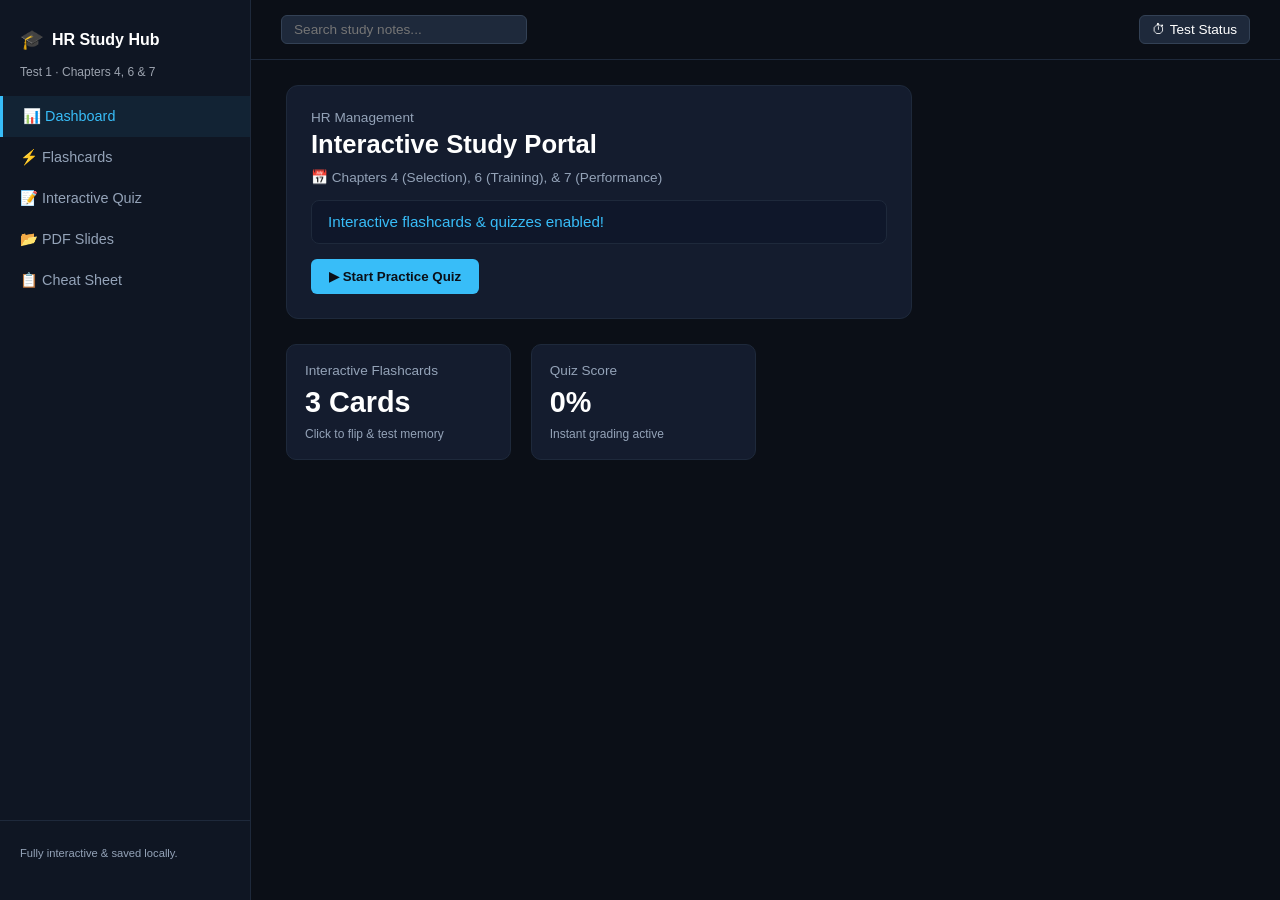
<file: index.html>
<!DOCTYPE html>
<html lang="en">
<head>
    <meta charset="UTF-8">
    <meta name="viewport" content="width=device-width, initial-scale=1.0">
    <title>Interactive HR Study Hub</title>
    <link rel="stylesheet" href="style.css">
</head>
<body>
    <div class="app-layout">
        <!-- Sidebar Navigation -->
        <aside class="sidebar">
            <div class="sidebar-header" style="border-bottom: none; padding-bottom: 5px;">
                <h2 style="font-size: 1rem; color: #fff; display: flex; align-items: center; gap: 8px;">
                    <span style="font-size: 1.2rem;">🎓</span> HR Study Hub
                </h2>
                <p style="color: #9ca3af; font-size: 0.75rem; margin-top: 4px;">Test 1 · Chapters 4, 6 & 7</p>
            </div>
            <nav class="sidebar-nav">
                <a href="#" class="nav-item active" onclick="switchView('dashboard', event)">📊 Dashboard</a>
                <a href="#" class="nav-item" onclick="switchView('flashcards', event)">⚡ Flashcards</a>
                <a href="#" class="nav-item" onclick="switchView('quiz', event)">📝 Interactive Quiz</a>
                <a href="#" class="nav-item" onclick="switchView('pdfs', event)">📂 PDF Slides</a>
                <a href="#" class="nav-item" onclick="switchView('cheatsheet', event)">📋 Cheat Sheet</a>
            </nav>
            <div class="sidebar-footer">
                <p>Fully interactive & saved locally.</p>
            </div>
        </aside>

        <!-- Main Content Area -->
        <main class="main-content">
            <header class="top-bar">
                <div style="display: flex; align-items: center; gap: 10px;">
                    <input type="text" id="searchInput" placeholder="Search study notes..." onkeyup="filterNotes()" style="background:#1e293b; border:1px solid #334155; color:#fff; padding:6px 12px; border-radius:6px; font-size:0.85rem; width:220px;">
                </div>
                <div style="display: flex; align-items: center; gap: 15px;">
                    <button class="top-time-btn" onclick="alert('Exam Countdown: Chapters 4, 6 & 7 ready for review!')">⏱ Test Status</button>
                </div>
            </header>

            <!-- VIEW: DASHBOARD -->
            <div id="dashboardView" class="view-section active">
                <div class="top-banners-grid">
                    <div class="banner-card">
                        <div class="banner-subtitle">HR Management</div>
                        <h2 class="banner-title">Interactive Study Portal</h2>
                        <div class="banner-date">📅 Chapters 4 (Selection), 6 (Training), & 7 (Performance)</div>
                        <div class="banner-status-box">
                            <span class="status-text">Interactive flashcards & quizzes enabled!</span>
                        </div>
                        <button class="continue-btn" onclick="switchView('quiz')">▶ Start Practice Quiz</button>
                    </div>
                </div>

                <div class="stats-overview-grid">
                    <div class="stat-box">
                        <div class="stat-label">Interactive Flashcards</div>
                        <div class="stat-number">3 Cards</div>
                        <div class="stat-sub">Click to flip & test memory</div>
                    </div>
                    <div class="stat-box">
                        <div class="stat-label">Quiz Score</div>
                        <div class="stat-number" id="liveScore">0%</div>
                        <div class="stat-sub">Instant grading active</div>
                    </div>
                </div>
            </div>

            <!-- VIEW: FLASHCARDS (Interactive Flip) -->
            <div id="flashcardsView" class="view-section">
                <h2>Interactive Flashcards (Active Recall)</h2>
                <p style="color:#94a3b8; margin-bottom:20px;">Click the card to flip between question and answer.</p>
                
                <div class="flashcard-container" id="flashcard" onclick="this.classList.toggle('flipped')">
                    <div class="flashcard-inner">
                        <div class="flashcard-front">
                            <span class="ch-badge" id="fcChapter">Ch 4</span>
                            <h3 id="fcQuestion" style="margin-top:20px; font-size:1.2rem;">What is Person-Job (P-J) fit?</h3>
                            <p class="hint" style="margin-top:40px; color:#38bdf8;">Click to flip card 🔄</p>
                        </div>
                        <div class="flashcard-back">
                            <h3>Answer:</h3>
                            <p id="fcAnswer" style="font-size:1.05rem; line-height:1.5;">The degree to which individuals are matched to the required competencies (KSAOs) for job success[cite: 131].</p>
                        </div>
                    </div>
                </div>
                <div style="margin-top: 20px; display:flex; gap:10px;">
                    <button class="ch-action-btn" onclick="nextFlashcard()">Next Card ➡</button>
                </div>
            </div>

            <!-- VIEW: QUIZ (Interactive Instant Grading) -->
            <div id="quizView" class="view-section">
                <h2>Interactive Practice Quiz</h2>
                <div id="quizContainer" style="background:#141c2e; border:1px solid #1e293b; padding:25px; border-radius:10px; max-width:700px;">
                    <h3 id="quizQuestion">Loading question...</h3>
                    <div id="quizOptions" style="display:flex; flex-direction:column; gap:10px; margin: 15px 0;"></div>
                    <button class="continue-btn" onclick="nextQuizQuestion()">Next Question</button>
                    <p id="quizFeedback" style="margin-top:15px; font-weight:bold;"></p>
                </div>
            </div>

            <!-- VIEW: PDF SLIDES -->
            <div id="pdfsView" class="view-section">
                <h2>Original PDF Slide Files</h2>
                <div style="display: flex; flex-direction: column; gap: 15px; margin-top:15px;">
                    <a href="Chp 4_Selection_uL_2.pdf" target="_blank" class="pdf-link-card"><span>📄 Chapter 4: Employee Selection</span><span style="color:#38bdf8;">Open PDF ↗</span></a>
                    <a href="Ch06_Training_S_2.pdf" target="_blank" class="pdf-link-card"><span>📄 Chapter 6: Training Employees</span><span style="color:#38bdf8;">Open PDF ↗</span></a>
                    <a href="Chp7_PM_uL_2.pdf" target="_blank" class="pdf-link-card"><span>📄 Chapter 7: Managing Performance</span><span style="color:#38bdf8;">Open PDF ↗</span></a>
                </div>
            </div>

            <!-- VIEW: CHEAT SHEET -->
            <div id="cheatsheetView" class="view-section">
                <h2>Quick Reference Cheat Sheet</h2>
                <table class="cheat-table" style="width:100%; border-collapse:collapse; background:#141c2e; border:1px solid #1e293b; border-radius:8px; overflow:hidden;">
                    <tr style="background:#0f1623; color:#38bdf8;"><th style="padding:12px; text-align:left;">Concept</th><th style="padding:12px; text-align:left;">Definition</th></tr>
                    <tr><td style="padding:12px; border-bottom:1px solid #1e293b;">P-J Fit[cite: 131]</td><td style="padding:12px; border-bottom:1px solid #1e293b; color:#94a3b8;">Matching KSAOs to job requirements[cite: 131].</td></tr>
                    <tr><td style="padding:12px; border-bottom:1px solid #1e293b;">TNA Levels[cite: 101]</td><td style="padding:12px; border-bottom:1px solid #1e293b; color:#94a3b8;">Organisation, Job/Task, and Person[cite: 101].</td></tr>
                    <tr><td style="padding:12px; border-bottom:1px solid #1e293b;">Halo Effect[cite: 179]</td><td style="padding:12px; border-bottom:1px solid #1e293b; color:#94a3b8;">Positive trait unfairly increases ratings in unrelated areas[cite: 179].</td></tr>
                </table>
            </div>
        </main>
    </div>

    <script>
        // Navigation Switching
        function switchView(viewName, event) {
            document.querySelectorAll('.view-section').forEach(el => el.classList.remove('active'));
            document.querySelectorAll('.nav-item').forEach(el => el.classList.remove('active'));
            if(event) event.currentTarget.classList.add('active');

            if(viewName === 'dashboard') document.getElementById('dashboardView').classList.add('active');
            else if(viewName === 'flashcards') document.getElementById('flashcardsView').classList.add('active');
            else if(viewName === 'quiz') document.getElementById('quizView').classList.add('active');
            else if(viewName === 'pdfs') document.getElementById('pdfsView').classList.add('active');
            else if(viewName === 'cheatsheet') document.getElementById('cheatsheetView').classList.add('active');
        }

        // Interactive Flashcards Array
        const flashcards = [
            { ch: "Ch 4", q: "What is Person-Job (P-J) fit?", a: "The degree to which individuals are matched to the required competencies (KSAOs) for job success[cite: 131]." },
            { ch: "Ch 6", q: "What are the 3 levels of Training Needs Analysis (TNA)?", a: "1. Organisation analysis, 2. Job/task analysis, 3. Person analysis[cite: 101]." },
            { ch: "Ch 7", q: "What is the Halo Effect in performance appraisals?", a: "When a rater's positive impression of an employee in one area influences ratings in unrelated areas[cite: 179]." }
        ];
        let currentCard = 0;

        function nextFlashcard() {
            currentCard = (currentCard + 1) % flashcards.length;
            document.getElementById('fcChapter').innerText = flashcards[currentCard].ch;
            document.getElementById('fcQuestion').innerText = flashcards[currentCard].q;
            document.getElementById('fcAnswer').innerText = flashcards[currentCard].a;
            document.getElementById('flashcard').classList.remove('flipped');
        }

        // Interactive Quiz Engine
        const quizData = [
            {
                q: "Which TNA level identifies knowledge and skills needed to perform a job effectively[cite: 101]?",
                options: ["Organisation Analysis", "Job / Task Analysis", "Person Analysis"],
                correct: 1
            },
            {
                q: "What appraisal error occurs when a positive trait spills over into unrelated areas[cite: 179]?",
                options: ["Halo Effect", "Horn Effect", "Central Tendency"],
                correct: 0
            },
            {
                q: "Which test type requires applicants to perform actual or simulated job tasks (e.g. IKEA assembly)[cite: 144]?",
                options: ["Cognitive Ability Test", "Work Sample Test", "Physical Ability Test"],
                correct: 1
            }
        ];
        let currentQuiz = 0;
        let score = 0;

        function loadQuiz() {
            const q = quizData[currentQuiz];
            document.getElementById('quizQuestion').innerText = `Question ${currentQuiz + 1}: ${q.q}`;
            const optContainer = document.getElementById('quizOptions');
            optContainer.innerHTML = '';
            q.options.forEach((opt, idx) => {
                optContainer.innerHTML += `<label style="cursor:pointer;"><input type="radio" name="quizOpt" value="${idx}"> ${opt}</label>`;
            });
            document.getElementById('quizFeedback').innerText = '';
        }

        function nextQuizQuestion() {
            const selected = document.querySelector('input[name="quizOpt"]:checked');
            const feedback = document.getElementById('quizFeedback');
            if(!selected) {
                feedback.innerText = "Please select an answer!";
                feedback.style.color = "orange";
                return;
            }
            const ans = parseInt(selected.value);
            if(ans === quizData[currentQuiz].correct) {
                feedback.innerText = "Correct! Great job.";
                feedback.style.color = "#34d399";
                score += Math.round(100 / quizData.length);
            } else {
                feedback.innerText = "Incorrect. Review your lecture slides!";
                feedback.style.color = "#f87171";
            }
            document.getElementById('liveScore').innerText = score + "%";

            currentQuiz++;
            if(currentQuiz < quizData.length) {
                setTimeout(loadQuiz, 1200);
            } else {
                setTimeout(() => {
                    document.getElementById('quizContainer').innerHTML = `<h3>Quiz Completed! 🎉</h3><p>Your final score: ${score}%</p><button class='continue-btn' onclick='location.reload()'>Restart Quiz</button>`;
                }, 1200);
            }
        }

        loadQuiz();
    </script>
</body>
</html>
</file>
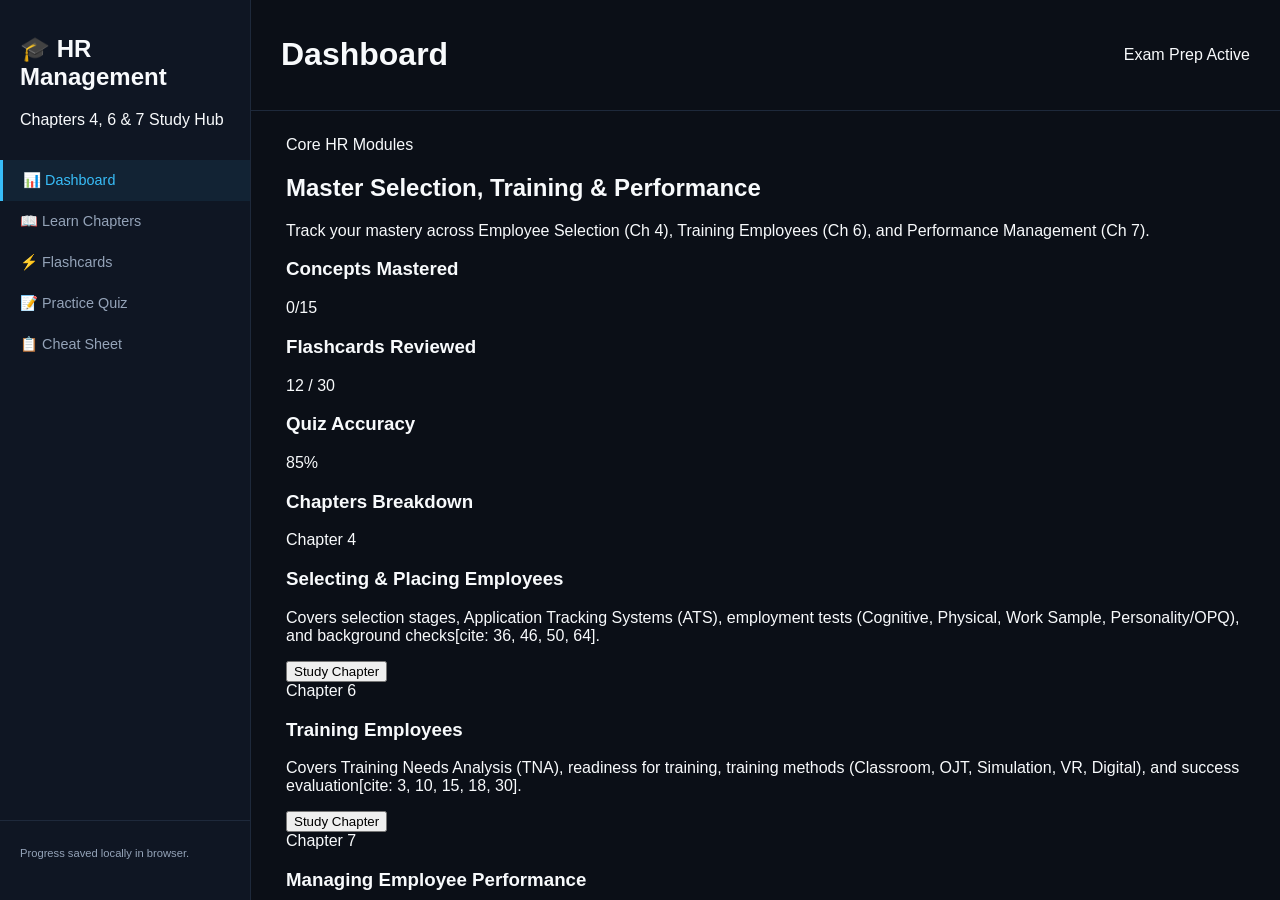
<file: hrmstudyapp.html>
<!DOCTYPE html>
<html lang="en">
<head>
    <meta charset="UTF-8">
    <meta name="viewport" content="width=device-width, initial-scale=1.0">
    <title>HR Management Study Dashboard</title>
    <link rel="stylesheet" href="style.css">
</head>
<body>
    <div class="app-layout">
        <!-- Sidebar Navigation -->
        <aside class="sidebar">
            <div class="sidebar-header">
                <h2>🎓 HR Management</h2>
                <p>Chapters 4, 6 & 7 Study Hub</p>
            </div>
            <nav class="sidebar-nav">
                <a href="#" class="nav-item active" onclick="switchView('dashboard')">📊 Dashboard</a>
                <a href="#" class="nav-item" onclick="switchView('learn')">📖 Learn Chapters</a>
                <a href="#" class="nav-item" onclick="switchView('flashcards')">⚡ Flashcards</a>
                <a href="#" class="nav-item" onclick="switchView('quiz')">📝 Practice Quiz</a>
                <a href="#" class="nav-item" onclick="switchView('cheatsheet')">📋 Cheat Sheet</a>
            </nav>
            <div class="sidebar-footer">
                <p>Progress saved locally in browser.</p>
            </div>
        </aside>

        <!-- Main Content Area -->
        <main class="main-content">
            <header class="top-bar">
                <h1 id="viewTitle">Dashboard</h1>
                <div class="top-actions">
                    <span class="badge-time">Exam Prep Active</span>
                </div>
            </header>

            <!-- VIEW: DASHBOARD -->
            <div id="dashboardView" class="view-section active">
                <div class="hero-card">
                    <div class="hero-text">
                        <span class="badge">Core HR Modules</span>
                        <h2>Master Selection, Training & Performance</h2>
                        <p>Track your mastery across Employee Selection (Ch 4), Training Employees (Ch 6), and Performance Management (Ch 7).</p>
                    </div>
                </div>

                <!-- Stats Grid -->
                <div class="stats-grid">
                    <div class="stat-card">
                        <h3>Concepts Mastered</h3>
                        <div class="stat-value" id="masteredCount">0/15</div>
                    </div>
                    <div class="stat-card">
                        <h3>Flashcards Reviewed</h3>
                        <div class="stat-value">12 / 30</div>
                    </div>
                    <div class="stat-card">
                        <h3>Quiz Accuracy</h3>
                        <div class="stat-value">85%</div>
                    </div>
                </div>

                <h3 class="section-title">Chapters Breakdown</h3>
                <div class="chapters-grid">
                    <!-- Chapter 4 -->
                    <div class="chapter-card">
                        <span class="badge-ch">Chapter 4</span>
                        <h3>Selecting & Placing Employees</h3>
                        <p>Covers selection stages, Application Tracking Systems (ATS), employment tests (Cognitive, Physical, Work Sample, Personality/OPQ), and background checks[cite: 36, 46, 50, 64].</p>
                        <button class="btn-sm" onclick="switchView('learn')">Study Chapter</button>
                    </div>
                    <!-- Chapter 6 -->
                    <div class="chapter-card">
                        <span class="badge-ch">Chapter 6</span>
                        <h3>Training Employees</h3>
                        <p>Covers Training Needs Analysis (TNA), readiness for training, training methods (Classroom, OJT, Simulation, VR, Digital), and success evaluation[cite: 3, 10, 15, 18, 30].</p>
                        <button class="btn-sm" onclick="switchView('learn')">Study Chapter</button>
                    </div>
                    <!-- Chapter 7 -->
                    <div class="chapter-card">
                        <span class="badge-ch">Chapter 7</span>
                        <h3>Managing Employee Performance</h3>
                        <p>Covers performance appraisal sources (360-degree), rating methods (Graphic scales, BARS, Productivity, Forced distribution), and feedback methods[cite: 69, 77, 78, 90].</p>
                        <button class="btn-sm" onclick="switchView('learn')">Study Chapter</button>
                    </div>
                </div>
            </div>

            <!-- VIEW: LEARN CHAPTERS -->
            <div id="learnView" class="view-section">
                <h2>Interactive Chapter Summaries & Key Terms</h2>
                <div class="accordion-group">
                    <div class="card">
                        <h3>Chapter 4: Employee Selection & Placement</h3>
                        <ul>
                            <li><strong>Person-Job Fit (P-J Fit):</strong> Matching individual KSAOs (Knowledge, Skills, Abilities, Other characteristics) to job requirements[cite: 39].</li>
                            <li><strong>Applicant Tracking System (ATS):</strong> Software automating job postings, keyword resume screening, and tracking candidate pipelines[cite: 46].</li>
                            <li><strong>Employment Tests:</strong> Includes Cognitive, Physical, Work Samples (e.g., IKEA assembly test), Personality inventories (Big-5, OPQ32r, Unilever Portrait test)[cite: 50, 52, 53, 55, 56, 58].</li>
                            <li><strong>Background Checks:</strong> Verifying identity, education, criminal records, and employment history (high APAC discrepancies found in employment & education)[cite: 64].</li>
                        </ul>
                    </div>
                    <div class="card">
                        <h3>Chapter 6: Training Employees</h3>
                        <ul>
                            <li><strong>Training Needs Analysis (TNA):</strong> Assessed at 3 levels: Organisation (strategic goals), Job/Task (required skills), and Person (who needs development)[cite: 10].</li>
                            <li><strong>Readiness for Training:</strong> Combination of employee characteristics (ability/motivation) and work environment support[cite: 15].</li>
                            <li><strong>Training Methods:</strong> Classroom, Audiovisual, Computer-based, On-the-Job Training (OJT), Simulations, VR, and Business Games/Case Studies[cite: 18].</li>
                            <li><strong>Evaluation Measures:</strong> Trainee satisfaction, new knowledge/skills, transfer of training, performance improvements, and Return on Investment (ROI)[cite: 29].</li>
                        </ul>
                    </div>
                    <div class="card">
                        <h3>Chapter 7: Managing Employee Performance</h3>
                        <ul>
                            <li><strong>Performance Management (PM):</strong> Continuous process of setting expectations, reviewing progress, and supporting contribution[cite: 70]. Purpose is Strategic, Administrative, and Developmental[cite: 74].</li>
                            <li><strong>Appraisal Sources:</strong> Manager, Peers, Subordinates, Self-appraisal, Customers, and 360-Degree Feedback[cite: 77, 78].</li>
                            <li><strong>Measurement Methods:</strong> Graphic Rating Scales, BARS (Behaviorally Anchored Rating Scales), Productivity/Results measures, and Forced-distribution (normal curve)[cite: 78, 83].</li>
                            <li><strong>Rater Errors:</strong> Halo/Horn effects, Leniency/Strictness, Central Tendency, Recency error, and Similar-to-me bias[cite: 85, 87, 88].</li>
                        </ul>
                    </div>
                </div>
            </div>

            <!-- VIEW: FLASHCARDS -->
            <div id="flashcardsView" class="view-section">
                <h2>Active Recall Flashcards</h2>
                <div class="flashcard-container" onclick="this.classList.toggle('flipped')">
                    <div class="flashcard-inner">
                        <div class="flashcard-front">
                            <span class="badge">Chapter 6</span>
                            <h3>What are the 3 levels at which Training Needs Analysis (TNA) must be assessed?</h3>
                            <p class="hint">Click card to flip</p>
                        </div>
                        <div class="flashcard-back">
                            <h3>Answer:</h3>
                            <p>1. <strong>Organisation</strong> (capabilities supporting goals)<br>
                               2. <strong>Job / Task</strong> (knowledge & skills needed)<br>
                               3. <strong>Employee / Person</strong> (who needs development & specific gaps)[cite: 10]</p>
                        </div>
                    </div>
                </div>
            </div>

            <!-- VIEW: QUIZ -->
            <div id="quizView" class="view-section">
                <h2>Practice Exam Quiz</h2>
                <div class="quiz-card" id="quizContainer">
                    <h3>Question 1: Which appraisal error occurs when a rater's positive impression in one area (e.g., punctuality) spills over into unrelated areas?</h3>
                    <label><input type="radio" name="q1" value="wrong"> Central Tendency Error</label><br>
                    <label><input type="radio" name="q1" value="correct"> Halo Effect[cite: 88]</label><br>
                    <label><input type="radio" name="q1" value="wrong"> Contrast Error</label><br>
                    <button class="btn-primary" onclick="submitQuiz()" style="margin-top: 15px;">Submit Answer</button>
                    <p id="quizResult" style="margin-top: 10px; font-weight: bold;"></p>
                </div>
            </div>

            <!-- VIEW: CHEAT SHEET -->
            <div id="cheatsheetView" class="view-section">
                <h2>Comprehensive HR Cheat Sheet</h2>
                <table class="cheat-table">
                    <tr><th>Topic</th><th>Core Concept / Formula</th><th>Key Example</th></tr>
                    <tr><td>Person-Job Fit</td><td>Matching individual KSAOs to job requirements[cite: 39].</td><td>Skills align with job specs.</td></tr>
                    <tr><td>TNA Levels</td><td>Organisation, Job/Task, Person analysis[cite: 10].</td><td>Identifying training gaps.</td></tr>
                    <tr><td>BARS</td><td>Rating behavior based on specific behavioral anchors[cite: 78].</td><td>Detailed collaboration scales[cite: 81].</td></tr>
                    <tr><td>Halo Effect</td><td>Positive trait unfairly increases ratings in other areas[cite: 88].</td><td>Punctuality boosting teamwork rating[cite: 88].</td></tr>
                </table>
            </div>
        </main>
    </div>

    <script>
        function switchView(viewName) {
            document.querySelectorAll('.view-section').forEach(el => el.classList.remove('active'));
            document.querySelectorAll('.nav-item').forEach(el => el.classList.remove('active'));
            
            if(viewName === 'dashboard') {
                document.getElementById('dashboardView').classList.add('active');
                event.target.classList.add('active');
                document.getElementById('viewTitle').innerText = 'Dashboard';
            } else if(viewName === 'learn') {
                document.getElementById('learnView').classList.add('active');
                document.getElementById('viewTitle').innerText = 'Learn Chapters';
            } else if(viewName === 'flashcards') {
                document.getElementById('flashcardsView').classList.add('active');
                document.getElementById('viewTitle').innerText = 'Flashcards';
            } else if(viewName === 'quiz') {
                document.getElementById('quizView').classList.add('active');
                document.getElementById('viewTitle').innerText = 'Practice Quiz';
            } else if(viewName === 'cheatsheet') {
                document.getElementById('cheatsheetView').classList.add('active');
                document.getElementById('viewTitle').innerText = 'Cheat Sheet';
            }
        }

        function submitQuiz() {
            const selected = document.querySelector('input[name="q1"]:checked');
            const result = document.getElementById('quizResult');
            if(!selected) {
                result.innerText = "Please select an option!";
                result.style.color = "orange";
                return;
            }
            if(selected.value === 'correct') {
                result.innerText = "Correct! The Halo Effect causes positive bias from one trait[cite: 88].";
                result.style.color = "#34d399";
            } else {
                result.innerText = "Incorrect. The correct answer is Halo Effect[cite: 88].";
                result.style.color = "#f87171";
            }
        }
    </script>
</body>
</html>
</file>
<file: style.css>
:root {
    --bg-main: #0b0f17;
    --bg-sidebar: #0f1623;
    --card-bg: #141c2e;
    --card-border: #1e293b;
    --text-main: #f8fafc;
    --text-muted: #94a3b8;
    --accent: #38bdf8;
}

body {
    margin: 0;
    font-family: -apple-system, BlinkMacSystemFont, "Segoe UI", Roboto, sans-serif;
    background-color: var(--bg-main);
    color: var(--text-main);
}

.app-layout {
    display: flex;
    height: 100vh;
    overflow: hidden;
}

.sidebar {
    width: 250px;
    background-color: var(--bg-sidebar);
    border-right: 1px solid var(--card-border);
    display: flex;
    flex-direction: column;
    padding: 15px 0;
}

.sidebar-header { padding: 0 20px 15px 20px; }
.sidebar-nav { flex: 1; }

.nav-item {
    display: flex;
    align-items: center;
    gap: 10px;
    padding: 12px 20px;
    color: var(--text-muted);
    text-decoration: none;
    font-size: 0.9rem;
    transition: 0.2s;
}

.nav-item:hover, .nav-item.active {
    background-color: rgba(56, 189, 248, 0.08);
    color: var(--accent);
    border-left: 3px solid var(--accent);
}

.sidebar-footer {
    padding: 15px 20px;
    font-size: 0.7rem;
    color: var(--text-muted);
    border-top: 1px solid var(--card-border);
}

.main-content {
    flex: 1;
    display: flex;
    flex-direction: column;
    overflow-y: auto;
}

.top-bar {
    padding: 15px 30px;
    background-color: var(--bg-main);
    border-bottom: 1px solid var(--card-border);
    display: flex;
    justify-content: space-between;
    align-items: center;
}

.top-time-btn {
    background: #1e293b;
    border: 1px solid #334155;
    color: #fff;
    padding: 6px 12px;
    border-radius: 6px;
    font-size: 0.85rem;
    cursor: pointer;
}

.view-section {
    display: none;
    padding: 25px 35px;
}

.view-section.active { display: block; }

.top-banners-grid {
    display: grid;
    grid-template-columns: 2fr 1fr;
    gap: 20px;
    margin-bottom: 25px;
}

.banner-card {
    background-color: var(--card-bg);
    border: 1px solid var(--card-border);
    border-radius: 12px;
    padding: 24px;
}

.banner-subtitle { font-size: 0.85rem; color: var(--text-muted); margin-bottom: 5px; }
.banner-title { font-size: 1.6rem; margin: 0 0 10px 0; color: #fff; }
.banner-date { font-size: 0.85rem; color: var(--text-muted); margin-bottom: 15px; }

.banner-status-box {
    background: #0f172a;
    border: 1px solid #1e293b;
    padding: 12px 16px;
    border-radius: 8px;
    margin-bottom: 15px;
}
.status-text { font-size: 0.95rem; color: #38bdf8; font-weight: 500; }

.continue-btn {
    background: #38bdf8;
    color: #0b0f17;
    border: none;
    padding: 10px 18px;
    border-radius: 6px;
    font-weight: bold;
    cursor: pointer;
}

.suggestion-card { display: flex; flex-direction: column; justify-content: center; }
.suggestion-header { font-size: 0.85rem; color: var(--text-muted); margin-bottom: 8px; }
.suggestion-status { font-size: 1.1rem; font-weight: bold; color: #38bdf8; margin-bottom: 8px; }
.suggestion-desc { font-size: 0.9rem; color: var(--text-muted); margin: 0; line-height: 1.4; }

.stats-overview-grid {
    display: grid;
    grid-template-columns: repeat(4, 1fr);
    gap: 20px;
    margin-bottom: 30px;
}

.stat-box {
    background-color: var(--card-bg);
    border: 1px solid var(--card-border);
    border-radius: 10px;
    padding: 18px;
}

.stat-label { font-size: 0.85rem; color: var(--text-muted); margin-bottom: 8px; }
.stat-number { font-size: 1.8rem; font-weight: bold; color: #fff; }
.stat-sub { font-size: 0.75rem; color: var(--text-muted); margin-top: 8px; }

.progress-bar-bg {
    background: #1e293b;
    height: 6px;
    border-radius: 3px;
    margin: 10px 0 5px 0;
    overflow: hidden;
}
.progress-bar-fill { background: #38bdf8; height: 100%; border-radius: 3px; }

.chapters-header-row {
    display: flex;
    justify-content: space-between;
    align-items: center;
    margin-bottom: 15px;
}
.chapters-header-row h2 { font-size: 1.25rem; margin: 0; }
.open-learn-link { color: #38bdf8; text-decoration: none; font-size: 0.9rem; }

.chapters-cards-grid {
    display: grid;
    grid-template-columns: repeat(3, 1fr);
    gap: 20px;
}

.ch-card {
    background-color: var(--card-bg);
    border: 1px solid var(--card-border);
    border-radius: 10px;
    padding: 20px;
    display: flex;
    flex-direction: column;
}

.ch-card-header { display: flex; align-items: flex-start; gap: 10px; margin-bottom: 12px; }
.ch-badge {
    background: #1e293b;
    color: #38bdf8;
    width: 24px;
    height: 24px;
    border-radius: 6px;
    display: flex;
    align-items: center;
    justify-content: center;
    font-size: 0.85rem;
    font-weight: bold;
    flex-shrink: 0;
}
.ch-card-header h3 { font-size: 1rem; margin: 0; line-height: 1.3; color: #fff; }

.ch-progress-info {
    display: flex;
    justify-content: space-between;
    font-size: 0.75rem;
    color: var(--text-muted);
}

.weak-tags { display: flex; flex-direction: column; gap: 6px; margin: 10px 0 15px 0; flex: 1; }
.weak-tag {
    background: rgba(56, 189, 248, 0.08);
    border: 1px solid rgba(56, 189, 248, 0.2);
    color: #38bdf8;
    font-size: 0.75rem;
    padding: 6px 10px;
    border-radius: 6px;
}

.ch-card-actions {
    display: grid;
    grid-template-columns: 1fr 1fr;
    gap: 10px;
    border-top: 1px solid var(--card-border);
    padding-top: 15px;
}

.ch-action-btn {
    background: #1e293b;
    border: 1px solid #334155;
    color: #fff;
    padding: 8px;
    border-radius: 6px;
    font-size: 0.85rem;
    cursor: pointer;
    text-align: center;
    transition: 0.2s;
}
.ch-action-btn:hover { background: #334155; }

.pdf-link-card {
    background: var(--card-bg);
    border: 1px solid var(--card-border);
    padding: 18px 20px;
    border-radius: 8px;
    color: #fff;
    text-decoration: none;
    display: flex;
    justify-content: space-between;
    align-items: center;
    transition: 0.2s;
}
.pdf-link-card:hover { border-color: #38bdf8; }
</file>
